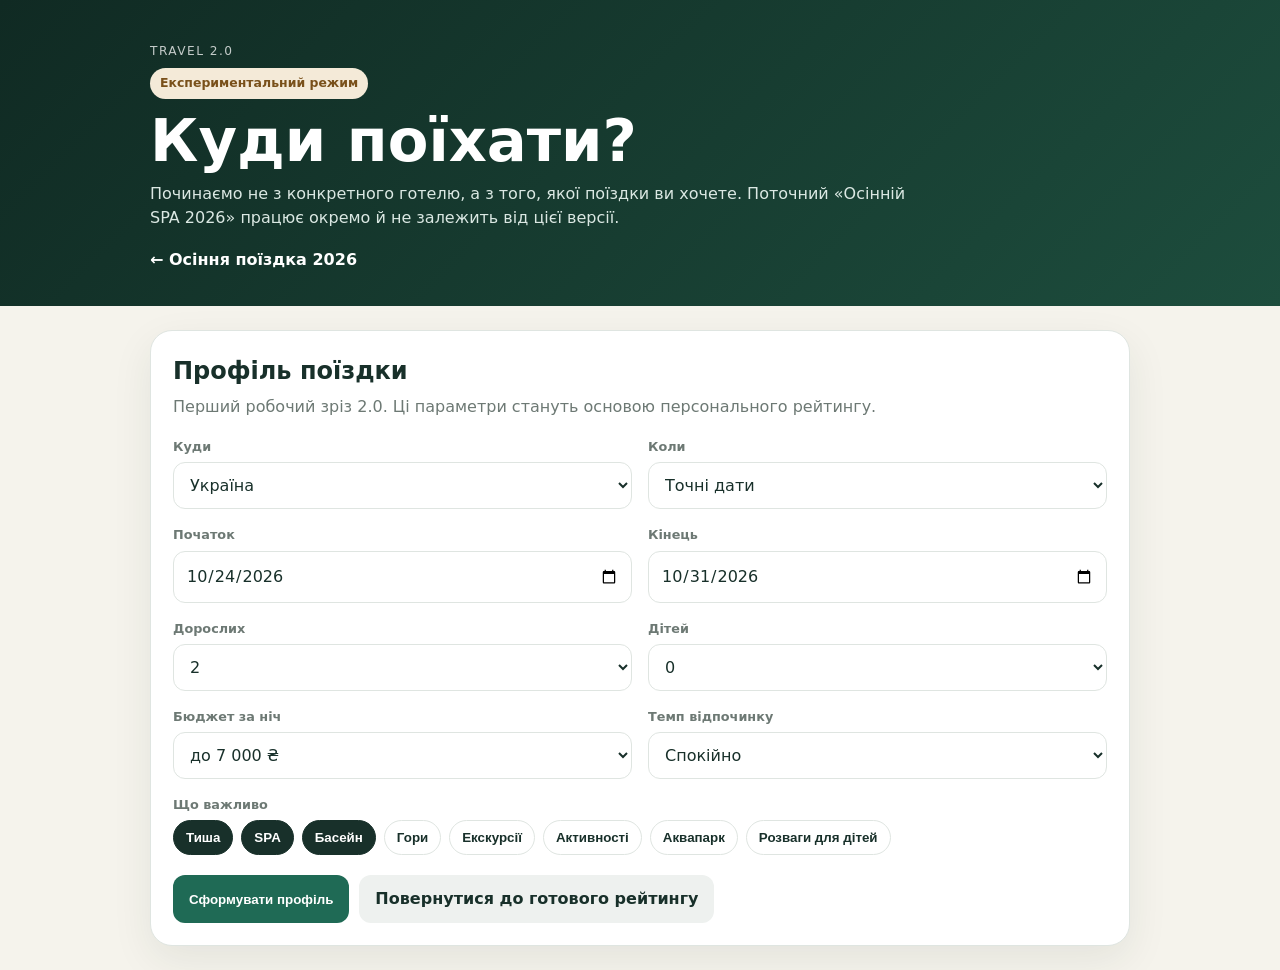
<file: v2/index.html>
<!doctype html>
<html lang="uk">
<head>
  <meta charset="utf-8" />
  <meta name="viewport" content="width=device-width, initial-scale=1" />
  <meta name="theme-color" content="#132a24" />
  <title>Куди поїхати? · Travel 2.0</title>
  <style>
    :root{--bg:#f5f3ec;--card:#fff;--ink:#18302a;--muted:#6d7974;--line:#dfe5e1;--accent:#1f6a55;--soft:#e8f2ee;--shadow:0 14px 40px rgba(25,49,42,.08)}
    *{box-sizing:border-box}body{margin:0;background:var(--bg);color:var(--ink);font-family:Inter,ui-sans-serif,system-ui,-apple-system,BlinkMacSystemFont,"Segoe UI",sans-serif;line-height:1.5}.wrap{width:min(980px,calc(100% - 28px));margin:auto}.hero{background:linear-gradient(135deg,#102a23,#1d4d3d);color:#fff;padding:42px 0 34px}.eyebrow{margin:0 0 8px;text-transform:uppercase;letter-spacing:.12em;font-size:.76rem;opacity:.75}.hero h1{margin:0 0 12px;font-size:clamp(2rem,6vw,3.7rem);line-height:1}.lead{margin:0;max-width:760px;color:#dbe8e3}.back{display:inline-block;margin-top:18px;color:#fff;font-weight:800;text-decoration:none}.panel{background:var(--card);border:1px solid var(--line);border-radius:22px;box-shadow:var(--shadow);padding:22px;margin:24px 0}.panel h2{margin:0 0 6px}.hint{margin:0 0 18px;color:var(--muted)}.grid{display:grid;grid-template-columns:repeat(2,minmax(0,1fr));gap:16px}.field{display:grid;gap:6px}.field span{font-size:.8rem;color:var(--muted);font-weight:700}.field.full{grid-column:1/-1}select,input{width:100%;border:1px solid var(--line);border-radius:12px;padding:12px;background:#fff;color:var(--ink);font:inherit}.chips{display:flex;gap:8px;flex-wrap:wrap}.chip{border:1px solid var(--line);background:#fff;color:var(--ink);border-radius:999px;padding:9px 12px;font-weight:700;cursor:pointer}.chip.active{background:var(--ink);color:#fff;border-color:var(--ink)}.actions{display:flex;gap:10px;flex-wrap:wrap;margin-top:20px}.btn{border:0;border-radius:12px;padding:12px 16px;font-weight:800;cursor:pointer;text-decoration:none;display:inline-flex;align-items:center;justify-content:center}.btn.primary{background:var(--accent);color:#fff}.btn.secondary{background:#eef1ef;color:var(--ink)}.summary{margin-top:18px;padding:16px;border-radius:16px;background:var(--soft)}.summary strong{display:block;margin-bottom:6px}.summary p{margin:0;color:#36584d}.experimental{display:inline-flex;background:#f4ead8;color:#79501a;border-radius:999px;padding:6px 10px;font-size:.78rem;font-weight:800;margin-bottom:12px}@media(max-width:680px){.grid{grid-template-columns:1fr}.field.full{grid-column:auto}.panel{padding:18px}.actions{display:grid}.btn{width:100%}}
  </style>
</head>
<body>
  <header class="hero">
    <div class="wrap">
      <p class="eyebrow">Travel 2.0</p>
      <span class="experimental">Експериментальний режим</span>
      <h1>Куди поїхати?</h1>
      <p class="lead">Починаємо не з конкретного готелю, а з того, якої поїздки ви хочете. Поточний «Осінній SPA 2026» працює окремо й не залежить від цієї версії.</p>
      <a class="back" href="../">← Осіння поїздка 2026</a>
    </div>
  </header>

  <main class="wrap">
    <section class="panel">
      <h2>Профіль поїздки</h2>
      <p class="hint">Перший робочий зріз 2.0. Ці параметри стануть основою персонального рейтингу.</p>

      <div class="grid">
        <label class="field"><span>Куди</span><select id="destination"><option>Україна</option><option>Карпати</option><option>Море</option><option>Європа</option><option>Круїз</option><option>Будь-куди</option></select></label>
        <label class="field"><span>Коли</span><select id="dateMode"><option>Точні дати</option><option>Гнучкі дати</option><option>Осінні канікули</option><option>Зимові канікули</option><option>Весняні канікули</option><option>Літо</option></select></label>
        <label class="field"><span>Початок</span><input id="startDate" type="date" value="2026-10-24" /></label>
        <label class="field"><span>Кінець</span><input id="endDate" type="date" value="2026-10-31" /></label>
        <label class="field"><span>Дорослих</span><select id="adults"><option>1</option><option selected>2</option><option>3</option><option>4</option><option>5</option></select></label>
        <label class="field"><span>Дітей</span><select id="children"><option selected>0</option><option>1</option><option>2</option><option>3</option></select></label>
        <label class="field"><span>Бюджет за ніч</span><select id="budget"><option value="5000">до 5 000 ₴</option><option value="7000" selected>до 7 000 ₴</option><option value="9000">до 9 000 ₴</option><option value="999999">без жорсткого ліміту</option></select></label>
        <label class="field"><span>Темп відпочинку</span><select id="tempo"><option>Спокійно</option><option>Баланс</option><option>Активно</option></select></label>

        <div class="field full">
          <span>Що важливо</span>
          <div class="chips" id="prefs">
            <button class="chip active" type="button">Тиша</button>
            <button class="chip active" type="button">SPA</button>
            <button class="chip active" type="button">Басейн</button>
            <button class="chip" type="button">Гори</button>
            <button class="chip" type="button">Екскурсії</button>
            <button class="chip" type="button">Активності</button>
            <button class="chip" type="button">Аквапарк</button>
            <button class="chip" type="button">Розваги для дітей</button>
          </div>
        </div>
      </div>

      <div class="actions">
        <button class="btn primary" id="buildProfile" type="button">Сформувати профіль</button>
        <a class="btn secondary" href="../">Повернутися до готового рейтингу</a>
      </div>

      <div class="summary" id="summary" hidden></div>
    </section>
  </main>

  <script>
    document.querySelectorAll('.chip').forEach(btn=>btn.addEventListener('click',()=>btn.classList.toggle('active')));
    document.getElementById('buildProfile').addEventListener('click',()=>{
      const destination=document.getElementById('destination').value;
      const dateMode=document.getElementById('dateMode').value;
      const start=document.getElementById('startDate').value;
      const end=document.getElementById('endDate').value;
      const adults=document.getElementById('adults').value;
      const children=document.getElementById('children').value;
      const budget=document.getElementById('budget').selectedOptions[0].textContent;
      const tempo=document.getElementById('tempo').value;
      const prefs=[...document.querySelectorAll('.chip.active')].map(x=>x.textContent.trim());
      const box=document.getElementById('summary');
      box.hidden=false;
      box.innerHTML=`<strong>Профіль сформовано</strong><p>${destination} · ${dateMode}: ${start || '—'} — ${end || '—'} · ${adults} дорослих, ${children} дітей · ${budget} · ${tempo.toLowerCase()} · ${prefs.join(', ') || 'без додаткових пріоритетів'}.</p><p style="margin-top:8px">Наступний крок 2.0 — підключити цей профіль до нашої бази й показати персонально перерахований shortlist.</p>`;
    });
  </script>
</body>
</html>
</file>
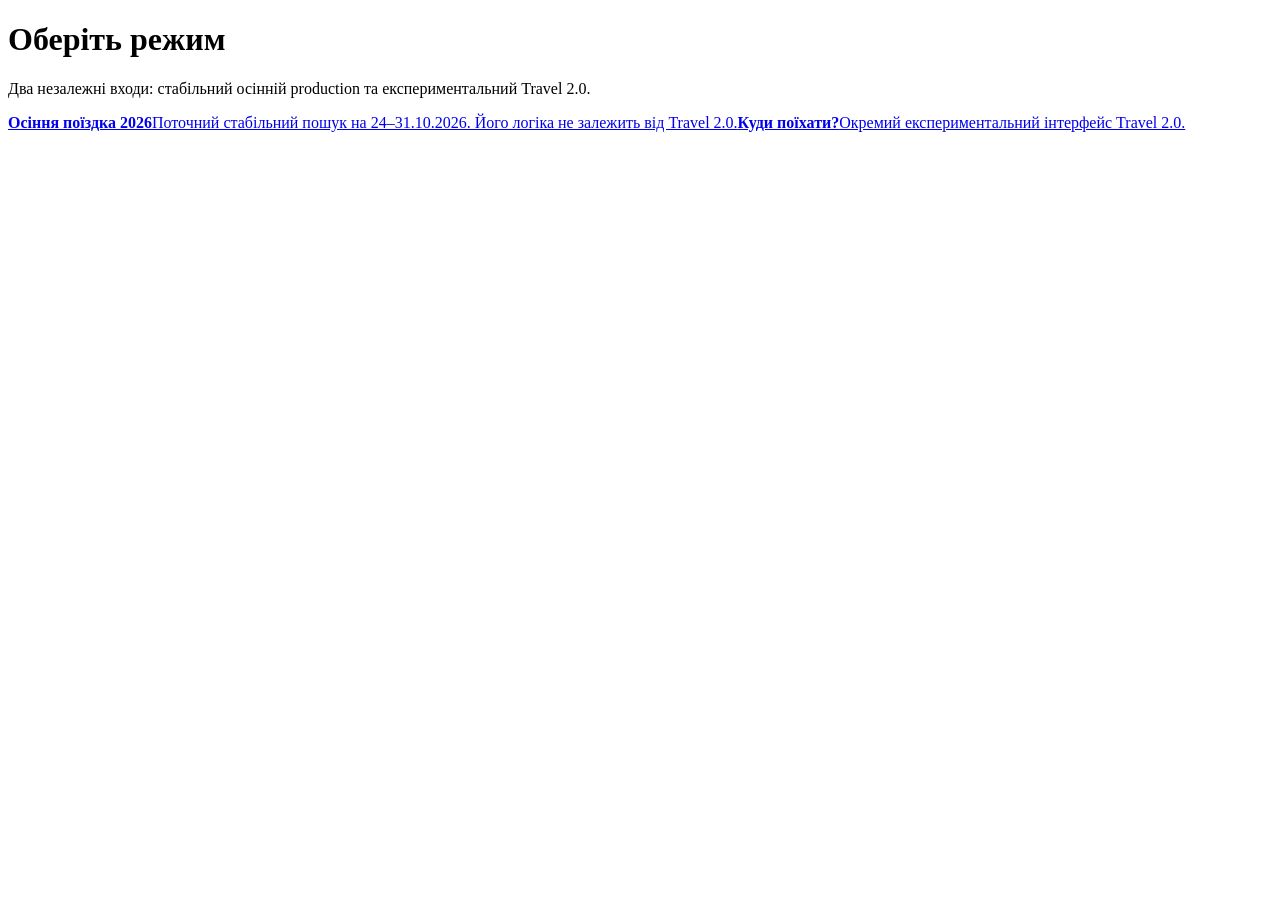
<file: travel.html>
<!doctype html>
<html lang="uk"><head><meta charset="utf-8"><meta name="viewport" content="width=device-width,initial-scale=1"><title>Вибір режиму подорожі</title></head><body><header><h1>Оберіть режим</h1><p>Два незалежні входи: стабільний осінній production та експериментальний Travel 2.0.</p></header><main><a id="autumn2026" href="./index.html"><strong>Осіння поїздка 2026</strong><span>Поточний стабільний пошук на 24–31.10.2026. Його логіка не залежить від Travel 2.0.</span></a><a id="travel2" href="./v2/"><strong>Куди поїхати?</strong><span>Окремий експериментальний інтерфейс Travel 2.0.</span></a></main></body></html>
</file>
